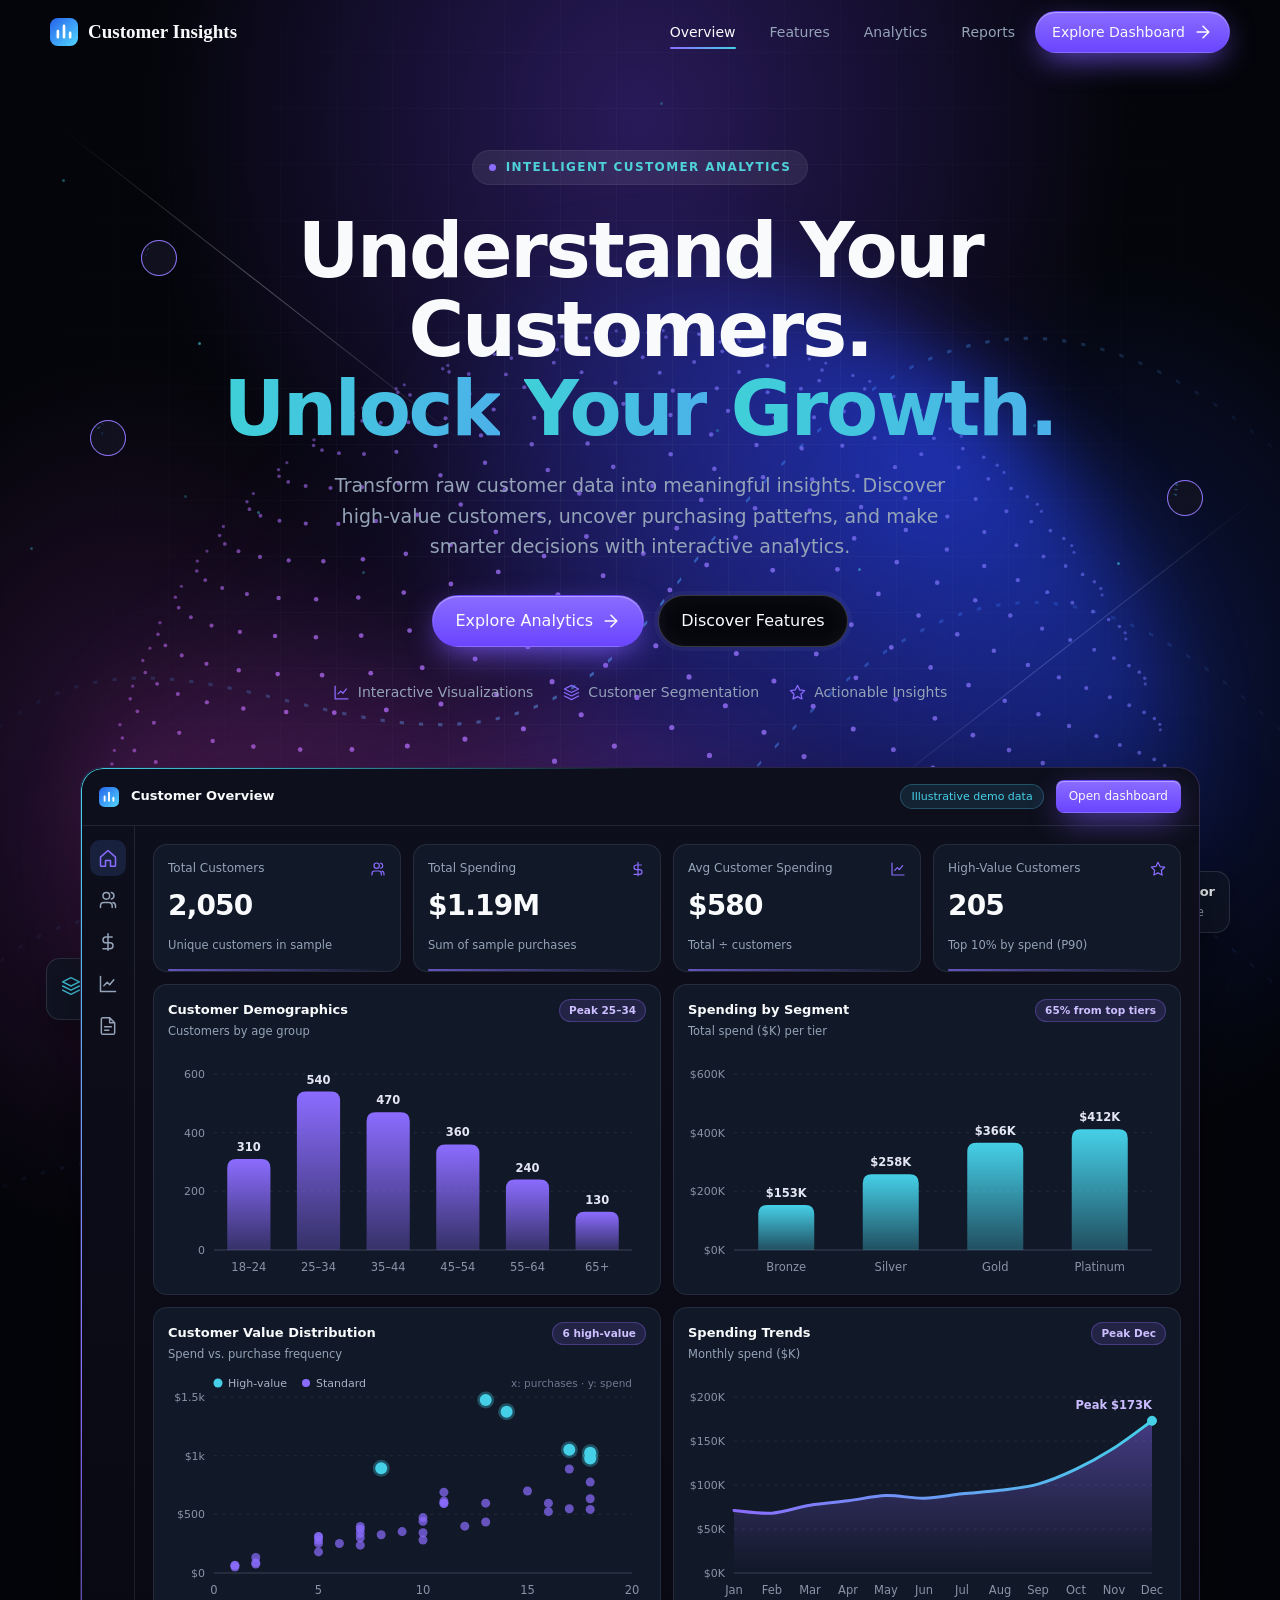
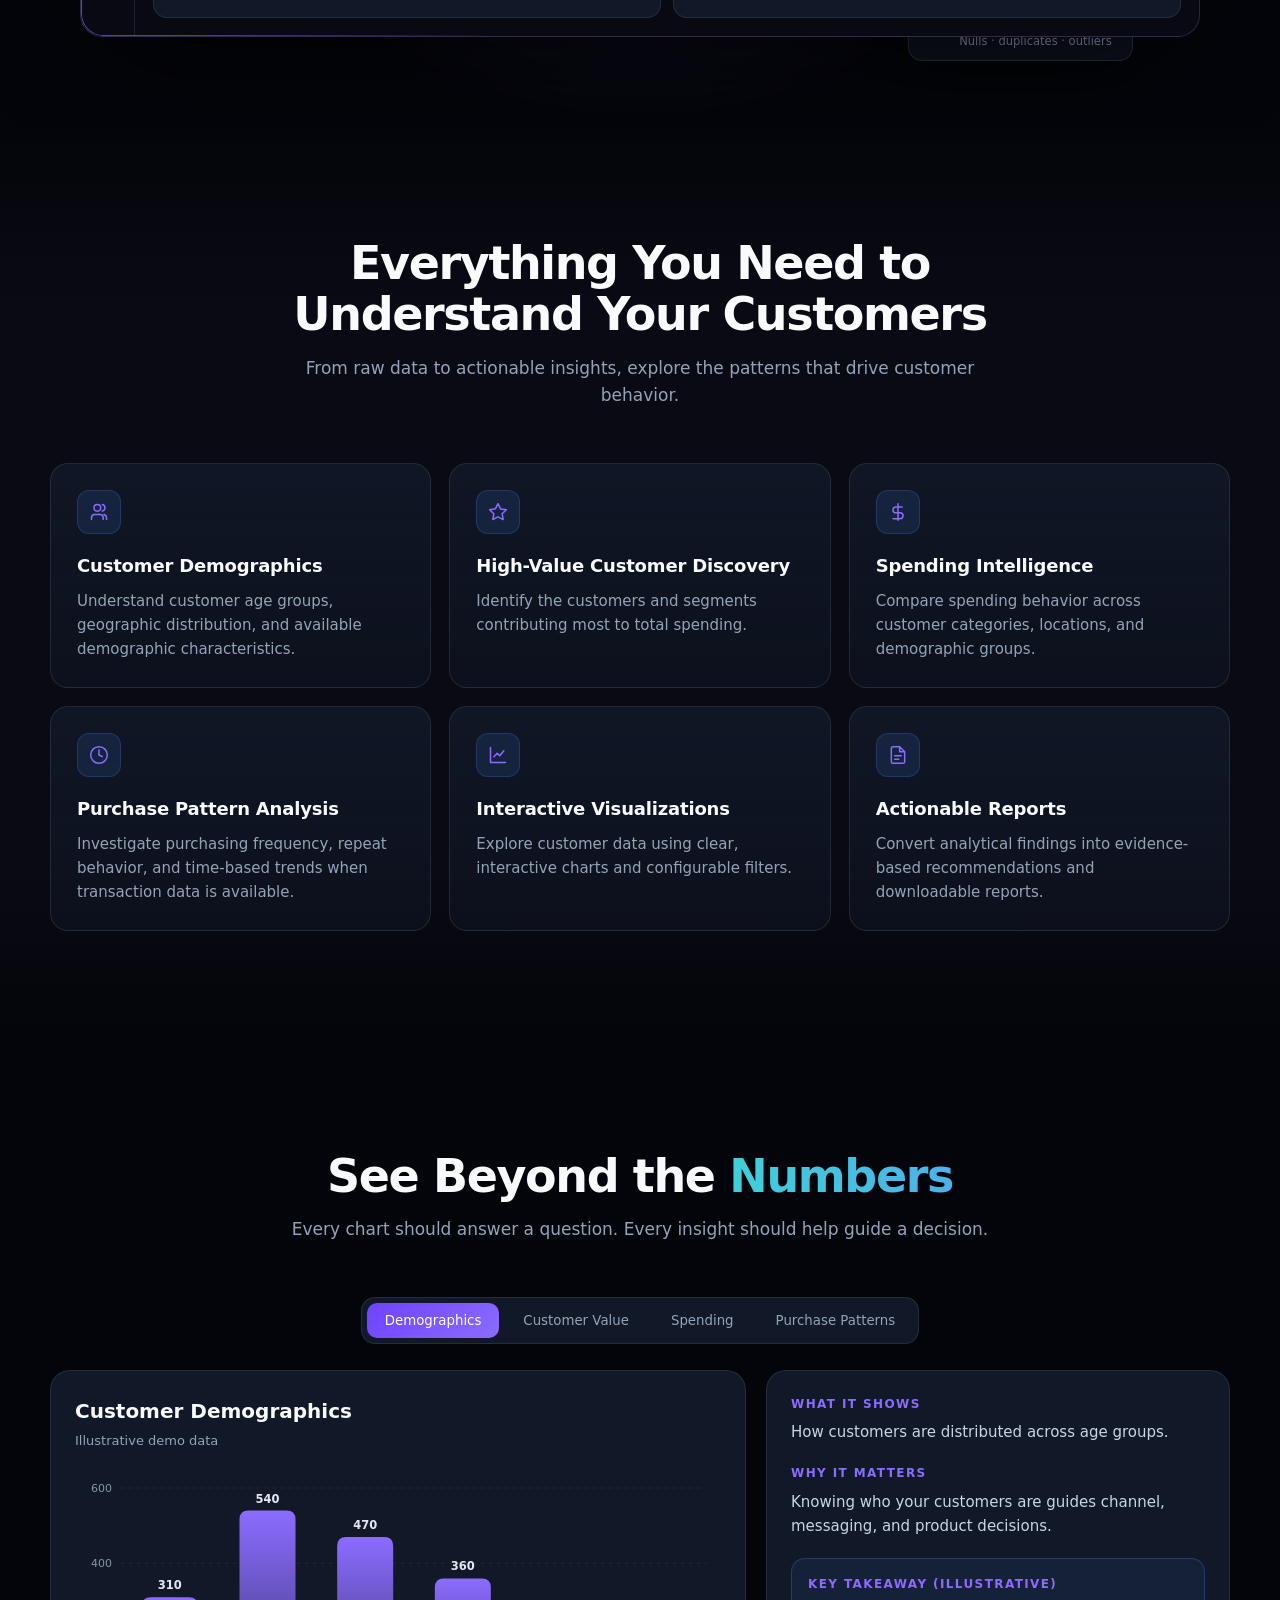
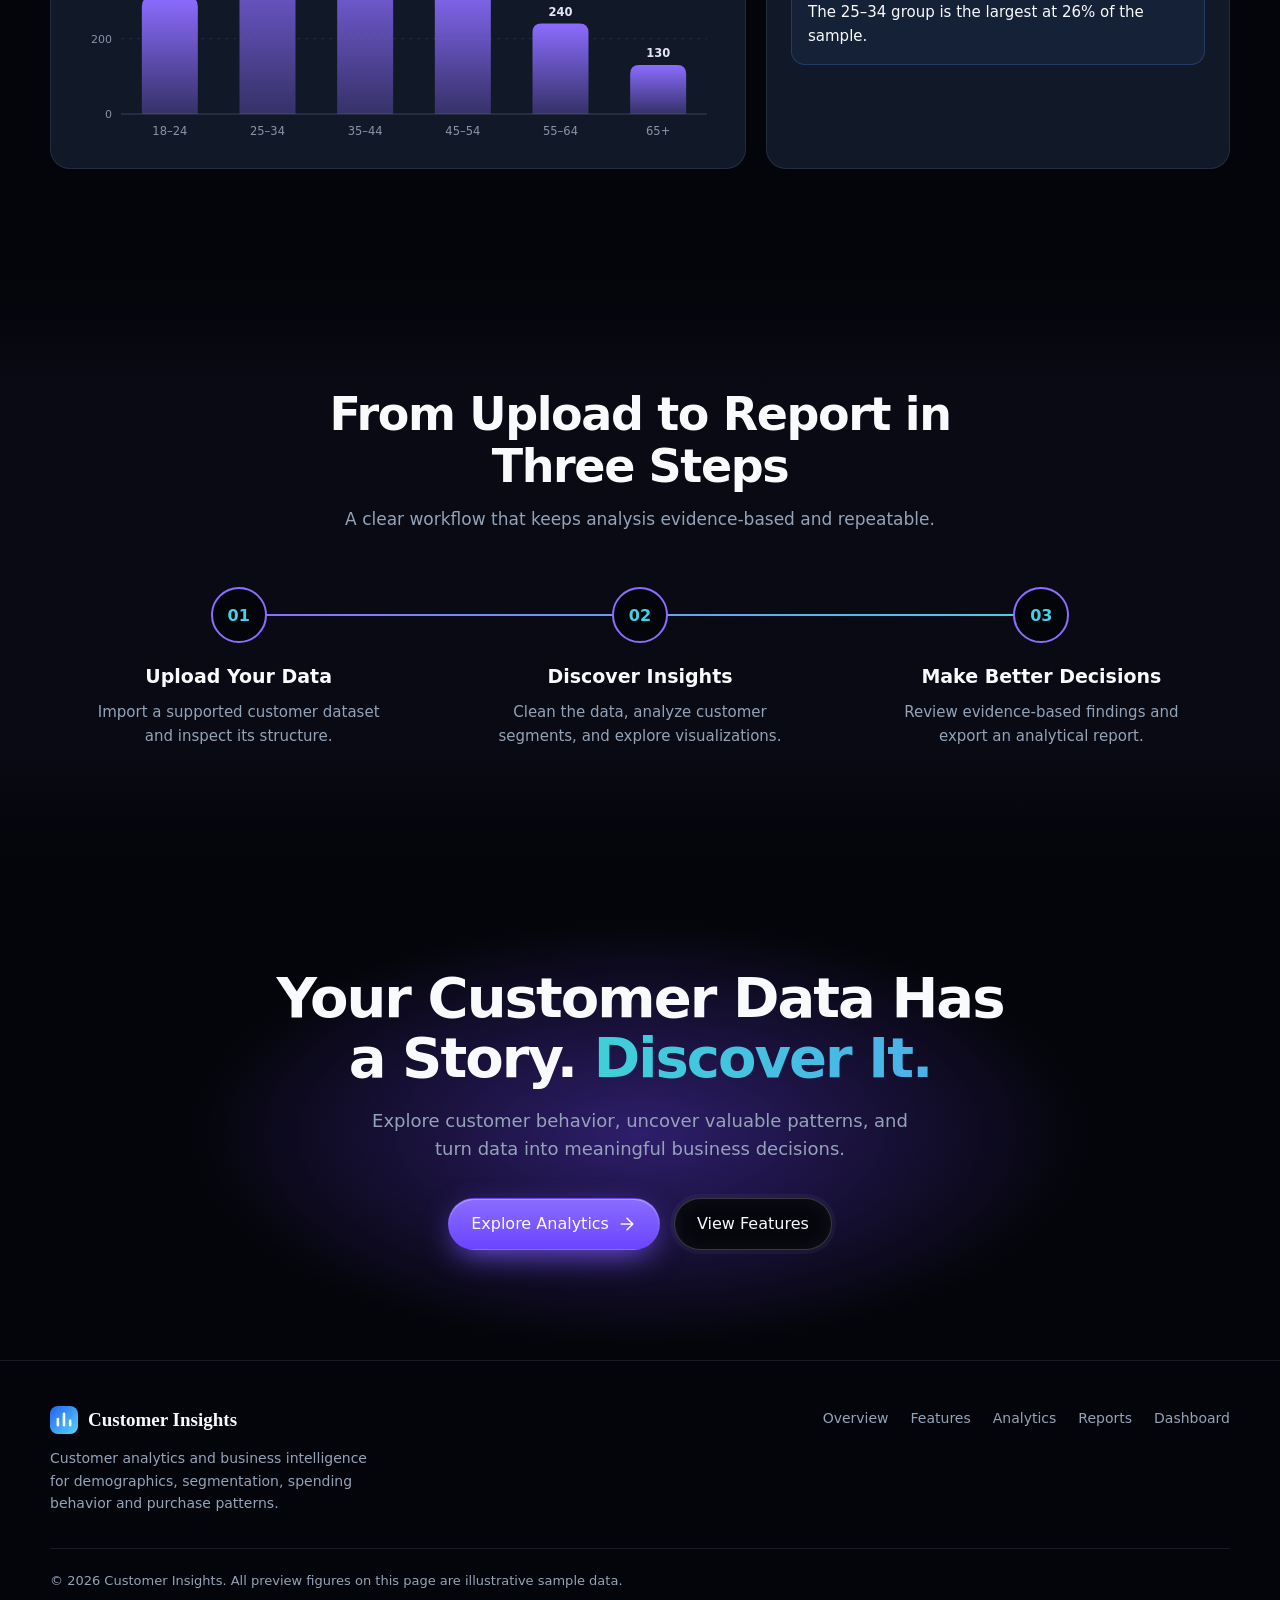
<file: web/index.html>
<!DOCTYPE html>
<html lang="en">
<head>
<meta charset="utf-8">
<meta name="viewport" content="width=device-width, initial-scale=1, viewport-fit=cover">
<title>Customer Insights — Turn Customer Data Into Smarter Decisions</title>
<meta name="description" content="Customer Insights is a customer analytics platform for demographics, high-value customer discovery, spending analysis, purchase patterns and actionable reports.">
<meta property="og:title" content="Customer Insights — Customer Analytics & Business Intelligence">
<meta property="og:description" content="Turn raw customer data into meaningful insights with interactive analytics.">
<meta property="og:type" content="website">
<link rel="icon" href="data:image/svg+xml,%3Csvg xmlns='http://www.w3.org/2000/svg' viewBox='0 0 32 32'%3E%3Crect width='32' height='32' rx='8' fill='%232563EB'/%3E%3Cpath d='M8 22V14M16 22V8M24 22v-6' stroke='white' stroke-width='3' stroke-linecap='round'/%3E%3C/svg%3E">
<link rel="stylesheet" href="css/landing.css">
</head>
<body>
<div id="pr" aria-hidden="true"></div><a href="#main" style="position:absolute;left:-999px" onfocus="this.style.left='12px'">Skip to content</a>
<nav id="nav"><div class="w nb">
<a href="#top" class="logo" aria-label="Customer Insights home"><svg viewBox="0 0 32 32" aria-hidden="true"><defs><linearGradient id="lg" x1="0" y1="0" x2="1" y2="1"><stop offset="0" stop-color="#2563EB"/><stop offset="1" stop-color="#52D6FF"/></linearGradient></defs><rect width="32" height="32" rx="9" fill="url(#lg)"/><path d="M9 22v-7M16 22V9M23 22v-5" stroke="#fff" stroke-width="3" stroke-linecap="round"/></svg>Customer Insights</a>
<button class="burger" id="bg" aria-label="Toggle menu" aria-expanded="false" aria-controls="lk"><svg class="i" viewBox="0 0 24 24"><path d="M4 7h16M4 12h16M4 17h16"/></svg></button>
<div class="links" id="lk"><a class="l" href="#top">Overview</a><a class="l" href="#features">Features</a><a class="l" href="#analytics">Analytics</a><a class="l" href="#reports">Reports</a><a class="btn p sm" href="dashboard/index.html" target="_blank" rel="noopener" data-dash>Explore Dashboard <svg class="i" viewBox="0 0 24 24"><path d="M5 12h14M12 5l7 7-7 7"/></svg></a></div>
</div></nav>

<main id="main">
<header class="hero" id="top">
<div class="bg" id="bgl" aria-hidden="true"><svg viewBox="0 0 1200 700" preserveAspectRatio="none"><defs><linearGradient id="cg"><stop offset="0" stop-color="#4F8CFF" stop-opacity="0"/><stop offset=".5" stop-color="#52D6FF"/><stop offset="1" stop-color="#4F8CFF" stop-opacity="0"/></linearGradient></defs><path d="M-50 420C200 300 350 520 600 380S1000 220 1250 330"/><path d="M-50 500C250 420 400 600 650 470S1000 330 1250 430"/><path d="M-50 330C150 220 400 380 620 260S1000 120 1250 220"/></svg><i class="dl" style="left:5%;top:190px;rotate:38deg"></i><i class="dl" style="right:2%;top:560px;rotate:-38deg;transform-origin:right"></i><div class="gl"></div><canvas class="globe" id="gc"></canvas><span class="nd" id="n1" style="left:11%;top:300px"></span><span class="nd" id="n2" style="left:7%;top:480px;animation-delay:-3s"></span><span class="nd" id="n3" style="right:6%;top:540px;animation-delay:-5s"></span></div>
<div class="w">
<div class="badge"><span class="dot"></span>INTELLIGENT CUSTOMER ANALYTICS</div>
<h1 id="h1" aria-label="Understand Your Customers. Unlock Your Growth.">Understand Your Customers.<br><span class="g" style="display:inline-block" id="gw">Unlock Your Growth.</span></h1>
<p class="lead">Transform raw customer data into meaningful insights. Discover high-value customers, uncover purchasing patterns, and make smarter decisions with interactive analytics.</p>
<div class="cta"><a class="btn p" href="#dashboard" data-dash>Explore Analytics <svg class="i" viewBox="0 0 24 24"><path d="M5 12h14M12 5l7 7-7 7"/></svg></a><a class="btn" href="#features">Discover Features</a></div>
<div class="ind" id="ind"></div>
</div>
<div class="pv" id="preview">
<div class="fc" style="left:-34px;top:22%;animation-duration:7s"><span id="f1"></span><div>Customer Segmentation<small>Percentile-based tiers</small></div></div>
<div class="fc" style="right:-30px;top:12%;animation-duration:9s;animation-delay:-3s"><span id="f2"></span><div>Purchase Behavior<small>Frequency vs. value</small></div></div>
<div class="fc" style="right:6%;bottom:-24px;animation-duration:8s;animation-delay:-5s"><span id="f3"></span><div>Data Quality Overview<small>Nulls · duplicates · outliers</small></div></div>
<div class="fr" role="img" aria-label="Preview of the Customer Insights dashboard using illustrative demo data">
<div class="tb"><div class="logo"><svg viewBox="0 0 32 32"><rect width="32" height="32" rx="9" fill="url(#lg)"/><path d="M9 22v-7M16 22V9M23 22v-5" stroke="#fff" stroke-width="3" stroke-linecap="round"/></svg></div><b>Customer Overview</b><span class="sp"></span><span class="tag">Illustrative demo data</span><a class="btn p sm" href="dashboard/index.html" target="_blank" rel="noopener" data-dash style="padding:6px 12px;font-size:12px;border-radius:8px">Open dashboard</a></div>
<div class="bd"><div class="sb" id="sb"></div><div class="mn"><div class="kp" id="kp"></div>
<div class="cg"><div class="cc"><h3>Customer Demographics</h3><p>Customers by age group</p><div id="c1"></div></div><div class="cc"><h3>Spending by Segment</h3><p>Total spend ($K) per tier</p><div id="c2"></div></div><div class="cc"><h3>Customer Value Distribution</h3><p>Spend vs. purchase frequency</p><div id="c3"></div></div><div class="cc"><h3>Spending Trends</h3><p>Monthly spend ($K)</p><div id="c4"></div></div></div></div></div></div>
</div>
</header>

<section id="features" class="alt"><div class="w">
<div class="sh rv"><h2>Everything You Need to Understand Your Customers</h2><p>From raw data to actionable insights, explore the patterns that drive customer behavior.</p></div>
<div class="fg" id="fg"></div></div></section>

<section id="analytics"><div class="w">
<div class="sh rv"><h2>See Beyond the <span class="g">Numbers</span></h2><p>Every chart should answer a question. Every insight should help guide a decision.</p></div>
<div style="display:flex;justify-content:center"><div class="seg rv" role="tablist" aria-label="Analytics views" id="seg"></div></div>
<div class="sc rv" id="show"><div class="pan"><h3 id="st"></h3><div class="sm">Illustrative demo data</div><div id="sch"></div></div>
<div class="pan info" role="tabpanel"><h4>What it shows</h4><p id="sw"></p><h4>Why it matters</h4><p id="sy"></p><div class="take"><h4>Key takeaway (illustrative)</h4><p id="sk"></p></div></div></div>
</div></section>

<section id="reports" class="alt"><div class="w">
<div class="sh rv"><h2>From Upload to Report in Three Steps</h2><p>A clear workflow that keeps analysis evidence-based and repeatable.</p></div>
<div class="st rv" id="steps"></div></div></section>

<section class="fin"><div class="w rv"><h2>Your Customer Data Has a Story. <span class="g">Discover It.</span></h2><p>Explore customer behavior, uncover valuable patterns, and turn data into meaningful business decisions.</p>
<div class="cta" style="animation:none"><a class="btn p" href="dashboard/index.html" target="_blank" rel="noopener" data-dash>Explore Analytics <svg class="i" viewBox="0 0 24 24"><path d="M5 12h14M12 5l7 7-7 7"/></svg></a><a class="btn" href="#features">View Features</a></div></div></section>
</main>

<footer><div class="w"><div class="fw"><div><div class="logo"><svg viewBox="0 0 32 32"><rect width="32" height="32" rx="9" fill="url(#lg)"/><path d="M9 22v-7M16 22V9M23 22v-5" stroke="#fff" stroke-width="3" stroke-linecap="round"/></svg>Customer Insights</div><p>Customer analytics and business intelligence for demographics, segmentation, spending behavior and purchase patterns.</p></div>
<ul aria-label="Footer"><li><a href="#top">Overview</a></li><li><a href="#features">Features</a></li><li><a href="#analytics">Analytics</a></li><li><a href="#reports">Reports</a></li><li><a href="dashboard/index.html" target="_blank" rel="noopener" data-dash>Dashboard</a></li></ul></div>
<div class="cp">© <span id="yr"></span> Customer Insights. All preview figures on this page are illustrative sample data.</div></div></footer>
<div id="tip" role="tooltip"></div>
<div id="app" aria-label="Customer Insights dashboard"><iframe id="df" title="Customer Analysis Dashboard"></iframe></div>

<script src="js/landing.js"></script>
</body>
</html>
</file>
<file: web/css/landing.css>
:root{--bg:#080B14;--bg2:#0D1220;--card:#111827;--b:#4F8CFF;--b2:#2563EB;--cy:#52D6FF;--tx:#F8FAFC;--mu:#94A3B8;--bd:rgba(148,163,184,.15);color-scheme:dark;box-sizing:border-box;padding-top:env(safe-area-inset-top,0px);padding-bottom:env(safe-area-inset-bottom,0px)}
*{box-sizing:border-box}html{scroll-behavior:smooth;scroll-padding-top:calc(72px + env(safe-area-inset-top,0px));height:100%}
body{margin:0;background:var(--bg);color:var(--tx);font:16px/1.6 Inter,"SF Pro Display",system-ui,-apple-system,"Segoe UI",Roboto,sans-serif;-webkit-font-smoothing:antialiased;overflow-x:hidden}
a{color:inherit;text-decoration:none}:focus-visible{outline:2px solid var(--cy);outline-offset:3px;border-radius:6px}
.w{width:min(1180px,100% - 40px);margin-inline:auto}
.g{background:linear-gradient(90deg,var(--b),var(--cy));-webkit-background-clip:text;background-clip:text;color:transparent}
svg.i{width:20px;height:20px;fill:none;stroke:currentColor;stroke-width:1.8;stroke-linecap:round;stroke-linejoin:round;flex:none}
/* nav */
nav{position:fixed;top:0;left:0;right:0;z-index:50;padding-top:env(safe-area-inset-top,0px);border-bottom:1px solid transparent;transition:background .3s,border-color .3s,backdrop-filter .3s;animation:fd .8s both}
nav.s{background:rgba(8,11,20,.78);backdrop-filter:blur(14px);-webkit-backdrop-filter:blur(14px);border-color:var(--bd)}
.nb{height:64px;display:flex;align-items:center;justify-content:space-between;gap:16px}
.logo{display:flex;align-items:center;gap:10px;font-weight:650;letter-spacing:-.2px}.logo svg{width:28px;height:28px}
.links{display:flex;gap:6px;align-items:center}
.links a.l{padding:8px 14px;color:var(--mu);font-size:14px;border-radius:8px;position:relative;transition:color .2s}
.links a.l:hover,.links a.l.on{color:var(--tx)}.links a.l.on::after{content:"";position:absolute;left:14px;right:14px;bottom:2px;height:2px;border-radius:2px;background:linear-gradient(90deg,var(--b),var(--cy))}
.btn{display:inline-flex;align-items:center;justify-content:center;gap:8px;padding:12px 22px;border-radius:12px;font:600 15px inherit;font-family:inherit;border:1px solid var(--bd);color:var(--tx);background:rgba(17,24,39,.6);cursor:pointer;transition:transform .25s,border-color .25s,background .25s,box-shadow .25s}
.btn:hover{transform:translateY(-3px);border-color:rgba(148,163,184,.4);background:rgba(148,163,184,.08)}
.btn.p{background:linear-gradient(135deg,var(--b2),var(--b));border-color:transparent;box-shadow:0 8px 28px -6px rgba(37,99,235,.7)}.btn.p:hover{box-shadow:0 14px 34px -6px rgba(37,99,235,.85)}
.btn .i{transition:transform .25s}.btn:hover .i{transform:translateX(4px)}.btn.sm{padding:9px 16px;font-size:14px}
.burger{display:none;background:none;border:1px solid var(--bd);color:var(--tx);border-radius:10px;width:42px;height:42px;cursor:pointer}
@media(max-width:820px){.burger{display:grid;place-items:center}.links{position:absolute;top:100%;left:0;right:0;flex-direction:column;align-items:stretch;background:rgba(8,11,20,.97);padding:0 20px;max-height:0;overflow:hidden;opacity:0;transition:max-height .4s,opacity .3s,padding .3s;border-bottom:1px solid var(--bd)}.links.o{max-height:420px;opacity:1;padding:12px 20px 20px}.links .btn{margin-top:8px}}
/* hero */
.hero{position:relative;padding:150px 0 70px;text-align:center;overflow:hidden;isolation:isolate}
.bg{position:absolute;inset:-60px 0 0;z-index:-1;pointer-events:none}
.bg::before{content:"";position:absolute;inset:0;background:radial-gradient(60% 50% at 50% 18%,rgba(37,99,235,.36),transparent 70%),radial-gradient(35% 30% at 82% 30%,rgba(82,214,255,.14),transparent 70%),radial-gradient(35% 30% at 14% 38%,rgba(79,140,255,.14),transparent 70%);animation:drift 18s ease-in-out infinite alternate}
.bg::after{content:"";position:absolute;inset:0;background-image:linear-gradient(rgba(148,163,184,.07) 1px,transparent 1px),linear-gradient(90deg,rgba(148,163,184,.07) 1px,transparent 1px);background-size:56px 56px;-webkit-mask-image:radial-gradient(70% 60% at 50% 30%,#000,transparent 75%);mask-image:radial-gradient(70% 60% at 50% 30%,#000,transparent 75%)}
.bg svg{position:absolute;inset:0;width:100%;height:100%;opacity:.6}.bg path{fill:none;stroke:url(#cg);stroke-width:1.2;stroke-dasharray:4 14;animation:flow 30s linear infinite}
.pt{position:absolute;width:3px;height:3px;border-radius:50%;background:var(--cy);opacity:.5;animation:fl 14s ease-in-out infinite alternate}
.badge{display:inline-flex;align-items:center;gap:10px;padding:7px 16px;border-radius:99px;border:1px solid var(--bd);background:rgba(17,24,39,.6);font-size:12px;font-weight:600;letter-spacing:1.4px;color:#cbd5e1;position:relative;overflow:hidden;animation:up .7s .15s both}
.badge::after{content:"";position:absolute;inset:0;background:linear-gradient(100deg,transparent 30%,rgba(82,214,255,.18),transparent 70%);transform:translateX(-100%);animation:sh 5s 1.5s infinite}
.dot{width:7px;height:7px;border-radius:50%;background:var(--b);box-shadow:0 0 0 0 rgba(79,140,255,.7);animation:pu 2s infinite}
h1{font-size:clamp(38px,6.4vw,76px);line-height:1.04;letter-spacing:-.035em;margin:26px auto 22px;font-weight:750;max-width:960px}
h1 .wd{display:inline-block;opacity:0;transform:translateY(22px);animation:up .8s both;animation-delay:calc(.3s + var(--n)*.07s)}
.lead{max-width:650px;margin:0 auto;color:var(--mu);font-size:clamp(16px,2vw,19px);animation:up .8s .85s both}
.cta{display:flex;gap:14px;justify-content:center;flex-wrap:wrap;margin-top:34px;animation:up .8s 1s both}
.ind{display:flex;gap:12px 30px;justify-content:center;flex-wrap:wrap;margin-top:34px;color:var(--mu);font-size:14px;animation:up .8s 1.1s both}.ind span{display:flex;gap:8px;align-items:center}.ind .i{color:var(--b);width:17px;height:17px}
@media(max-width:560px){.cta .btn{width:100%}}
/* dashboard preview */
.pv{position:relative;width:min(1120px,100% - 24px);margin:64px auto 0;animation:sc 1s 1.2s both}
.pv::before{content:"";position:absolute;inset:-10% 5%;background:radial-gradient(closest-side,rgba(37,99,235,.35),transparent);filter:blur(30px);z-index:-1}
.fr{text-align:left;background:linear-gradient(180deg,#0f1628,#0b1020);border:1px solid rgba(148,163,184,.2);border-radius:22px;box-shadow:0 40px 100px -30px rgba(0,0,0,.8);overflow:hidden}
.tb{display:flex;align-items:center;gap:12px;padding:12px 18px;border-bottom:1px solid var(--bd);font-size:13px;color:var(--mu)}
.tb .logo{font-size:13px;color:var(--tx)}.tb .logo svg{width:20px;height:20px}.tb b{color:var(--tx);font-weight:600}.tb .sp{flex:1}
.tag{font-size:11px;padding:3px 10px;border-radius:99px;background:rgba(82,214,255,.1);color:var(--cy);border:1px solid rgba(82,214,255,.25);white-space:nowrap}
.bd{display:grid;grid-template-columns:54px 1fr}
.sb{border-right:1px solid var(--bd);padding:14px 0;display:flex;flex-direction:column;align-items:center;gap:6px;color:var(--mu)}
.sb span{width:36px;height:36px;display:grid;place-items:center;border-radius:10px}.sb span.on{background:rgba(79,140,255,.15);color:var(--b)}
.mn{padding:18px;min-width:0}
.kp{display:grid;grid-template-columns:repeat(4,1fr);gap:12px}
.k{background:var(--card);border:1px solid var(--bd);border-radius:14px;padding:14px;position:relative;transition:transform .25s,border-color .25s}.k:hover{transform:translateY(-3px);border-color:rgba(79,140,255,.45)}
.k .h{display:flex;justify-content:space-between;align-items:center;color:var(--mu);font-size:12px}.k .h .i{width:16px;height:16px;color:var(--b)}
.k b{display:block;font-size:clamp(20px,2.6vw,28px);letter-spacing:-.03em;margin:6px 0 2px;font-variant-numeric:tabular-nums}.k small{color:var(--mu);font-size:11.5px}
.k i{position:absolute;left:14px;right:14px;bottom:0;height:2px;background:linear-gradient(90deg,var(--b),transparent);border-radius:2px;opacity:.7}
.cg{display:grid;grid-template-columns:1fr 1fr;gap:12px;margin-top:12px}
.cc{background:var(--card);border:1px solid var(--bd);border-radius:14px;padding:14px;min-width:0;transition:border-color .25s}.cc:hover{border-color:rgba(79,140,255,.4)}
.cc h3{margin:0;font-size:13px;font-weight:600}.cc p{margin:0 0 6px;font-size:11.5px;color:var(--mu)}
.cc svg.ch{width:100%;height:auto;display:block;overflow:visible}
@media(max-width:820px){.bd{grid-template-columns:1fr}.sb{display:none}.kp{grid-template-columns:1fr 1fr}.cg{grid-template-columns:1fr}.tb .tag{display:none}.mn{padding:12px}}
/* floating cards */
.fc{position:absolute;display:flex;align-items:center;gap:10px;padding:10px 14px;border-radius:14px;background:rgba(17,24,39,.78);backdrop-filter:blur(10px);-webkit-backdrop-filter:blur(10px);border:1px solid rgba(148,163,184,.22);font-size:13px;font-weight:600;box-shadow:0 18px 40px -14px rgba(0,0,0,.7);animation:bob 7s ease-in-out infinite alternate}
.fc small{display:block;font-weight:400;color:var(--mu);font-size:11.5px}.fc .i{color:var(--cy)}
@media(max-width:1180px){.fc{display:none}}
/* sections */
section{padding:110px 0;position:relative}.alt{background:linear-gradient(180deg,var(--bg),var(--bg2) 20%,var(--bg2) 80%,var(--bg))}
.sh{text-align:center;max-width:720px;margin:0 auto 54px}.sh h2{font-size:clamp(28px,4.2vw,46px);line-height:1.12;letter-spacing:-.03em;margin:0 0 14px}.sh p{color:var(--mu);margin:0;font-size:17px}
.fg{display:grid;grid-template-columns:repeat(3,1fr);gap:18px}
@media(max-width:980px){.fg{grid-template-columns:1fr 1fr}}@media(max-width:600px){.fg{grid-template-columns:1fr}section{padding:80px 0}}
.f{background:linear-gradient(180deg,rgba(17,24,39,.9),rgba(17,24,39,.5));border:1px solid var(--bd);border-radius:18px;padding:26px;transition:transform .3s,border-color .3s,box-shadow .3s}
.f:hover{transform:translateY(-4px);border-color:rgba(79,140,255,.45);box-shadow:0 20px 50px -24px rgba(37,99,235,.6)}
.f .ic{width:44px;height:44px;border-radius:12px;display:grid;place-items:center;background:rgba(79,140,255,.12);color:var(--b);margin-bottom:18px;border:1px solid rgba(79,140,255,.2);transition:transform .3s}.f:hover .ic{transform:rotate(-6deg) scale(1.06)}
.f h3{margin:0 0 8px;font-size:18px;letter-spacing:-.01em}.f p{margin:0;color:var(--mu);font-size:15px}
/* showcase */
.seg{display:flex;gap:6px;padding:5px;border-radius:14px;border:1px solid var(--bd);background:var(--card);width:max-content;max-width:100%;overflow-x:auto;margin:0 auto 26px}
.seg button{background:none;border:0;color:var(--mu);padding:10px 18px;border-radius:10px;font:600 14px inherit;font-family:inherit;cursor:pointer;white-space:nowrap;transition:background .25s,color .25s}
.seg button.on{background:linear-gradient(135deg,var(--b2),var(--b));color:#fff}.seg button:not(.on):hover{color:var(--tx)}
.sc{display:grid;grid-template-columns:1.5fr 1fr;gap:20px}@media(max-width:900px){.sc{grid-template-columns:1fr}}
.pan{background:var(--card);border:1px solid var(--bd);border-radius:20px;padding:24px}
.pan h3{margin:0 0 4px;font-size:20px}.pan .sm{color:var(--mu);font-size:13px;margin-bottom:12px}
.info h4{margin:0 0 6px;font-size:12px;letter-spacing:1.4px;text-transform:uppercase;color:var(--b)}.info p{margin:0 0 20px;color:#cbd5e1;font-size:15px}
.take{padding:16px;border-radius:14px;background:rgba(79,140,255,.08);border:1px solid rgba(79,140,255,.25)}.take p{margin:0;color:var(--tx)}
/* how */
.st{display:grid;grid-template-columns:repeat(3,1fr);gap:24px;position:relative}
.st::before{content:"";position:absolute;top:27px;left:16%;right:16%;height:2px;background:linear-gradient(90deg,var(--b),var(--cy));transform:scaleX(0);transform-origin:left;transition:transform 1.4s .2s}.st.in::before{transform:scaleX(1)}
.s{text-align:center;position:relative}.s .n{width:56px;height:56px;border-radius:50%;margin:0 auto 18px;display:grid;place-items:center;background:var(--bg);border:2px solid var(--b);font-weight:700;color:var(--cy);position:relative}
.s h3{margin:0 0 8px;font-size:19px}.s p{margin:0 auto;color:var(--mu);max-width:290px;font-size:15px}
@media(max-width:760px){.st{grid-template-columns:1fr;gap:34px;padding-left:10px}.st::before{top:0;bottom:0;left:37px;right:auto;width:2px;height:auto;transform:scaleY(0);transform-origin:top}.st.in::before{transform:scaleY(1)}.s{text-align:left;display:grid;grid-template-columns:56px 1fr;gap:0 20px}.s .n{margin:0;grid-row:span 2}.s p{margin:0}}
/* final */
.fin{text-align:center;overflow:hidden;isolation:isolate}.fin::before{content:"";position:absolute;inset:0;z-index:-1;background:radial-gradient(50% 60% at 50% 55%,rgba(37,99,235,.38),transparent 70%);animation:drift 14s ease-in-out infinite alternate}
.fin h2{font-size:clamp(30px,5vw,56px);line-height:1.08;letter-spacing:-.035em;margin:0 auto 18px;max-width:780px}.fin p{color:var(--mu);max-width:560px;margin:0 auto;font-size:18px}
/* footer */
footer{border-top:1px solid var(--bd);padding:44px 0 36px;background:var(--bg)}.fw{display:flex;justify-content:space-between;gap:30px;flex-wrap:wrap}
footer p{color:var(--mu);font-size:14px;max-width:340px;margin:12px 0 0}footer ul{list-style:none;display:flex;gap:22px;flex-wrap:wrap;margin:0;padding:0;align-self:flex-start}footer li a{color:var(--mu);font-size:14px;transition:color .2s}footer li a:hover{color:var(--tx)}
.cp{margin-top:34px;padding-top:22px;border-top:1px solid var(--bd);color:var(--mu);font-size:13px}
/* misc */
#tip{position:fixed;z-index:99;pointer-events:none;background:#0b1020;border:1px solid rgba(148,163,184,.3);padding:6px 10px;border-radius:8px;font-size:12px;opacity:0;transition:opacity .15s;white-space:nowrap}
.rv{opacity:0;transform:translateY(24px);transition:opacity .8s cubic-bezier(.2,.7,.2,1),transform .8s cubic-bezier(.2,.7,.2,1);transition-delay:calc(var(--d,0)*90ms)}.rv.in{opacity:1;transform:none}
.bar{transition:transform .9s cubic-bezier(.2,.7,.2,1);transform-box:fill-box;transform-origin:bottom;transition-delay:calc(var(--d,0)*60ms)}.rv:not(.in) .bar,.cc:not(.in) .bar{transform:scaleY(0)}
.ln{stroke-dasharray:1;stroke-dashoffset:0;transition:stroke-dashoffset 1.6s ease}.rv:not(.in) .ln,.cc:not(.in) .ln{stroke-dashoffset:1}
.ar,.pd{transition:opacity 1s .6s}.rv:not(.in) .ar,.cc:not(.in) .ar,.rv:not(.in) .pd,.cc:not(.in) .pd{opacity:0}
.hv{cursor:pointer;transition:opacity .2s}.hv:hover,.hv:focus{opacity:.75;outline:none}
.cc{opacity:0;transform:translateY(16px);transition:opacity .7s,transform .7s,border-color .25s}.cc.in{opacity:1;transform:none}
@keyframes up{from{opacity:0;transform:translateY(20px)}to{opacity:1;transform:none}}@keyframes fd{from{opacity:0}to{opacity:1}}
@keyframes sc{from{opacity:0;transform:translateY(40px) scale(.96)}to{opacity:1;transform:none}}
@keyframes bob{from{transform:translateY(-6px);opacity:.85}to{transform:translateY(8px);opacity:1}}
@keyframes drift{from{transform:translate3d(-2%,0,0) scale(1)}to{transform:translate3d(2%,3%,0) scale(1.06)}}
@keyframes flow{to{stroke-dashoffset:-600}}@keyframes fl{to{transform:translate(24px,-40px)}}
@keyframes pu{70%{box-shadow:0 0 0 8px rgba(79,140,255,0)}100%{box-shadow:0 0 0 0 rgba(79,140,255,0)}}@keyframes sh{to{transform:translateX(100%)}}
@media(prefers-reduced-motion:reduce){*,*::before,*::after{animation:none!important;transition:none!important;scroll-behavior:auto!important}.rv,.cc,h1 .wd,.pv,.lead,.cta,.ind,.badge{opacity:1!important;transform:none!important}.rv:not(.in) .bar,.cc:not(.in) .bar{transform:none}}
/* ---- Violet / globe theme (reference style) ---- */
:root{--b:#8B6CFF;--b2:#6D43FF;--cy:#45D0E8;--bg:#05060C;--bg2:#0A0A15}
.g,h1 .g .wd{background:linear-gradient(90deg,#3FD0D8,#5B8CFF)!important;-webkit-background-clip:text!important;background-clip:text!important;color:transparent!important}
h1{font-weight:650;letter-spacing:-.03em}
.logo{font-family:"Iowan Old Style","Palatino Linotype",Palatino,Georgia,serif;font-size:19px;font-weight:600;letter-spacing:0}
.badge{background:rgba(255,255,255,.08);border-color:rgba(255,255,255,.06);color:#4fd1d9}
.btn{border-radius:999px}.btn.p{background:linear-gradient(180deg,#8a6dff,#6a45ff);box-shadow:0 10px 32px -8px rgba(124,92,255,.95),inset 0 1px 0 rgba(255,255,255,.35)}.btn.p:hover{box-shadow:0 16px 38px -8px rgba(124,92,255,1),inset 0 1px 0 rgba(255,255,255,.4)}
.hero .btn:not(.p),.fin .btn:not(.p){background:#05060c;border:1.5px solid rgba(255,255,255,.2);box-shadow:0 0 0 4px rgba(255,255,255,.04),inset 0 0 22px rgba(255,255,255,.05)}
.bg::before{background:radial-gradient(55% 45% at 50% 10%,rgba(91,55,200,.42),transparent 70%),radial-gradient(35% 35% at 88% 42%,rgba(37,70,235,.25),transparent 70%),radial-gradient(35% 35% at 10% 48%,rgba(170,60,200,.22),transparent 70%)}
.gl{position:absolute;left:50%;top:330px;width:min(1100px,160vw);aspect-ratio:1;transform:translateX(-50%);border-radius:50%;background:radial-gradient(circle at 24% 80%,rgba(220,70,200,.6),transparent 46%),radial-gradient(circle at 78% 16%,rgba(40,70,255,.75),transparent 42%),radial-gradient(circle at 50% 50%,rgba(100,50,200,.35),transparent 66%);filter:blur(42px);opacity:.9}
.globe{position:absolute;left:50%;top:330px;width:min(1200px,170vw);aspect-ratio:1;transform:translateX(-50%)}
.hero{padding-bottom:90px}
.pv::before{background:radial-gradient(closest-side,rgba(124,92,255,.38),transparent)}.fin::before{background:radial-gradient(50% 60% at 50% 55%,rgba(110,67,255,.4),transparent 70%)}
.fr{background:linear-gradient(180deg,#0e0f1c,#080912);border-color:rgba(167,139,250,.22)}
svg.ch rect.bar[fill="#4F8CFF"],svg.ch circle[fill="#4F8CFF"]{fill:var(--b)}svg.ch stop[stop-color="#4F8CFF"]{stop-color:var(--b)}
/* ---- Pro motion layer ---- */
@property --ang{syntax:"<angle>";inherits:false;initial-value:0deg}
:root{--bg:#04050a;--bg2:#090a14}
#pr{position:fixed;top:0;left:0;right:0;height:2px;z-index:60;transform-origin:left;transform:scaleX(0);background:linear-gradient(90deg,#8B6CFF,#45D0E8)}
.btn.p{position:relative;overflow:hidden}.btn.p::after{content:"";position:absolute;inset:0;background:linear-gradient(110deg,transparent 35%,rgba(255,255,255,.38),transparent 65%);transform:translateX(-130%)}.btn.p:hover::after{transform:translateX(130%);transition:transform .8s}
.g,h1 .g .wd{background-size:220% 100%!important;animation:gs 7s ease-in-out infinite alternate}h1 .g .wd{animation:up .8s both,gs 7s ease-in-out infinite alternate}
@keyframes gs{to{background-position:100% 0}}
.fr{position:relative;transition:transform .3s ease-out;will-change:transform}
.fr::after{content:"";position:absolute;inset:0;border-radius:22px;padding:1px;pointer-events:none;background:conic-gradient(from var(--ang),transparent 55%,#8B6CFF,#45D0E8 85%,transparent);-webkit-mask:linear-gradient(#000 0 0) content-box,linear-gradient(#000 0 0);-webkit-mask-composite:xor;mask-composite:exclude;animation:rot 9s linear infinite}
@keyframes rot{to{--ang:360deg}}
.f,.k,.cc,.pan{position:relative}.f::before,.k::before,.pan::before{content:"";position:absolute;inset:0;border-radius:inherit;pointer-events:none;opacity:0;transition:opacity .35s;background:radial-gradient(240px circle at var(--mx,50%) var(--my,0%),rgba(139,108,255,.2),transparent 65%)}.f:hover::before,.k:hover::before,.pan:hover::before{opacity:1}
.rv{filter:blur(7px);transition:opacity .9s cubic-bezier(.2,.7,.2,1),transform .9s cubic-bezier(.2,.7,.2,1),filter .9s;transition-delay:calc(var(--d,0)*90ms)}.rv.in{filter:none}
.dl{position:absolute;width:520px;height:1px;transform-origin:left;background:linear-gradient(90deg,transparent,rgba(255,255,255,.28),transparent)}
.nd{position:absolute;width:36px;height:36px;border-radius:50%;display:grid;place-items:center;color:#cbbdff;background:rgba(18,18,34,.9);border:1px solid rgba(255,255,255,.2);animation:bob 8s ease-in-out infinite alternate}.nd::after{content:"";position:absolute;inset:-1px;border-radius:50%;border:1px solid var(--b);animation:rg 3.2s ease-out infinite}.nd .i{width:16px;height:16px}
@keyframes rg{from{transform:scale(1);opacity:.7}to{transform:scale(2.1);opacity:0}}
.sk{position:absolute;width:1px;height:70px;background:linear-gradient(transparent,#8b9bff,transparent);opacity:0;animation:fall 8s linear infinite}
@keyframes fall{0%{transform:translateY(-60px);opacity:0}15%{opacity:.8}100%{transform:translateY(520px);opacity:0}}
@media(max-width:900px){.dl,.nd{display:none}}

#app{position:fixed;inset:0;z-index:100;background:#05060c;padding-top:env(safe-area-inset-top,0px);display:none}
#app.on{display:block;animation:fd .4s both}#app iframe{width:100%;height:100%;border:0;display:block}
/* ---- chart polish ---- */
#tip{background:rgba(10,10,22,.96);border:1px solid rgba(139,108,255,.45);padding:8px 12px;border-radius:10px;line-height:1.45;box-shadow:0 14px 34px -12px #000;backdrop-filter:blur(8px)}#tip b{display:block;font-size:12.5px}#tip span{display:block;color:#a9b4cc;font-size:12px}
.cc h3{display:flex;justify-content:space-between;align-items:center;gap:8px}.chip{font-size:10.5px;font-weight:600;padding:2px 9px;border-radius:99px;background:rgba(139,108,255,.14);color:#cdbfff;border:1px solid rgba(139,108,255,.32);white-space:nowrap}
.cc svg.ch{overflow:visible;max-width:100%}.cc p{margin-bottom:10px}
.bar{transition:transform .9s cubic-bezier(.2,.75,.2,1),opacity .25s,filter .25s;transition-delay:calc(var(--d)*70ms),0s,0s}
.bc,.pt{cursor:pointer;outline:none}.bc:hover .bar,.bc:focus .bar{filter:brightness(1.3) drop-shadow(0 0 12px rgba(139,108,255,.65))}.bars:hover .bc:not(:hover) .bar{opacity:.38}
.lb{transition:opacity .6s 1s}.rv:not(.in) .lb,.cc:not(.in) .lb{opacity:0}
.gd{opacity:0;transition:opacity .2s}.pt:hover .gd,.pt:focus .gd{opacity:1}
.pop{transform-box:fill-box;transform-origin:center;transition:transform .2s;cursor:pointer;outline:none}.pop:hover,.pop:focus{transform:scale(1.8)}
.in .pop{animation:pp .7s backwards cubic-bezier(.2,1.5,.4,1);animation-delay:calc(var(--d)*16ms)}.rv:not(.in) .pop,.cc:not(.in) .pop{opacity:0}
@keyframes pp{from{transform:scale(0);opacity:0}}
.pl{transform-box:fill-box;transform-origin:center;animation:pl 2.4s ease-out infinite}@keyframes pl{from{transform:scale(1);opacity:.8}to{transform:scale(3.2);opacity:0}}
.ln{transition:stroke-dashoffset 1.8s cubic-bezier(.4,0,.2,1)}
@media(prefers-reduced-motion:reduce){.pop,.pl{animation:none!important}.lb{opacity:1!important}}
</file>
